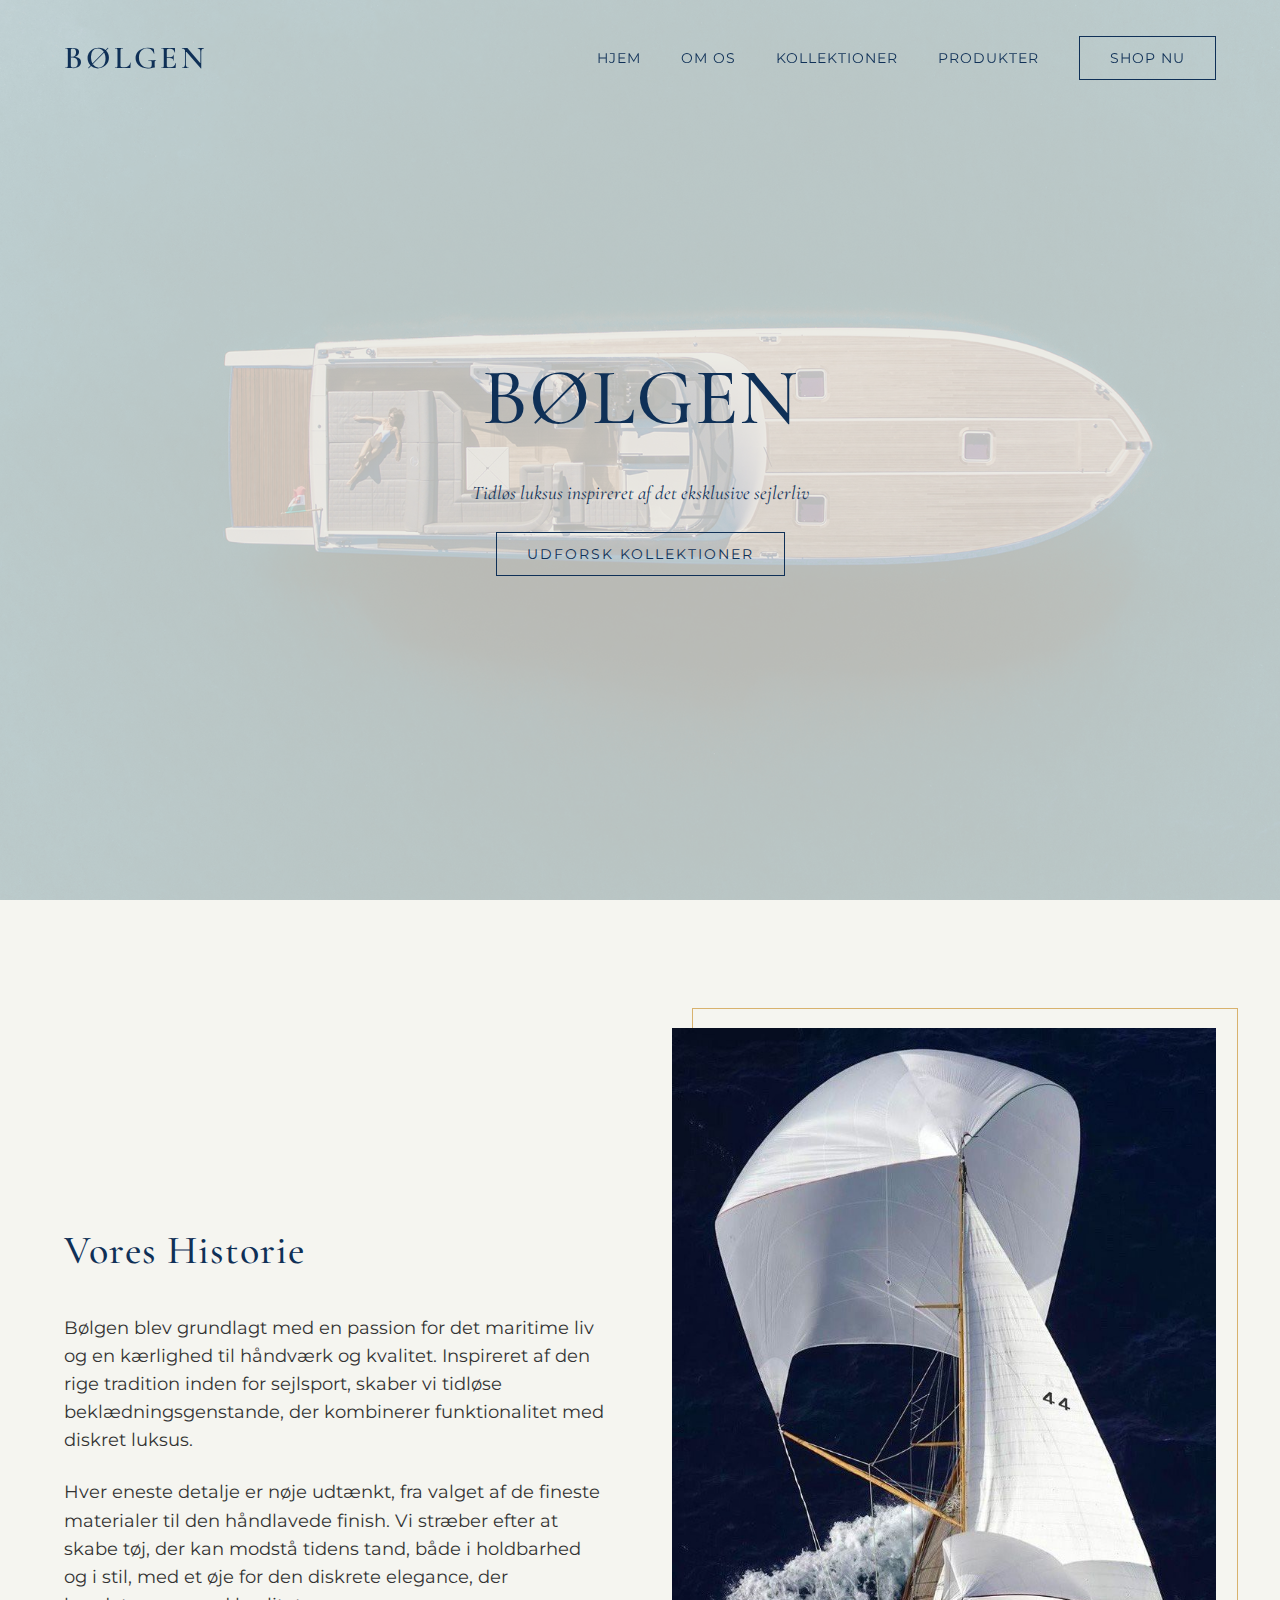
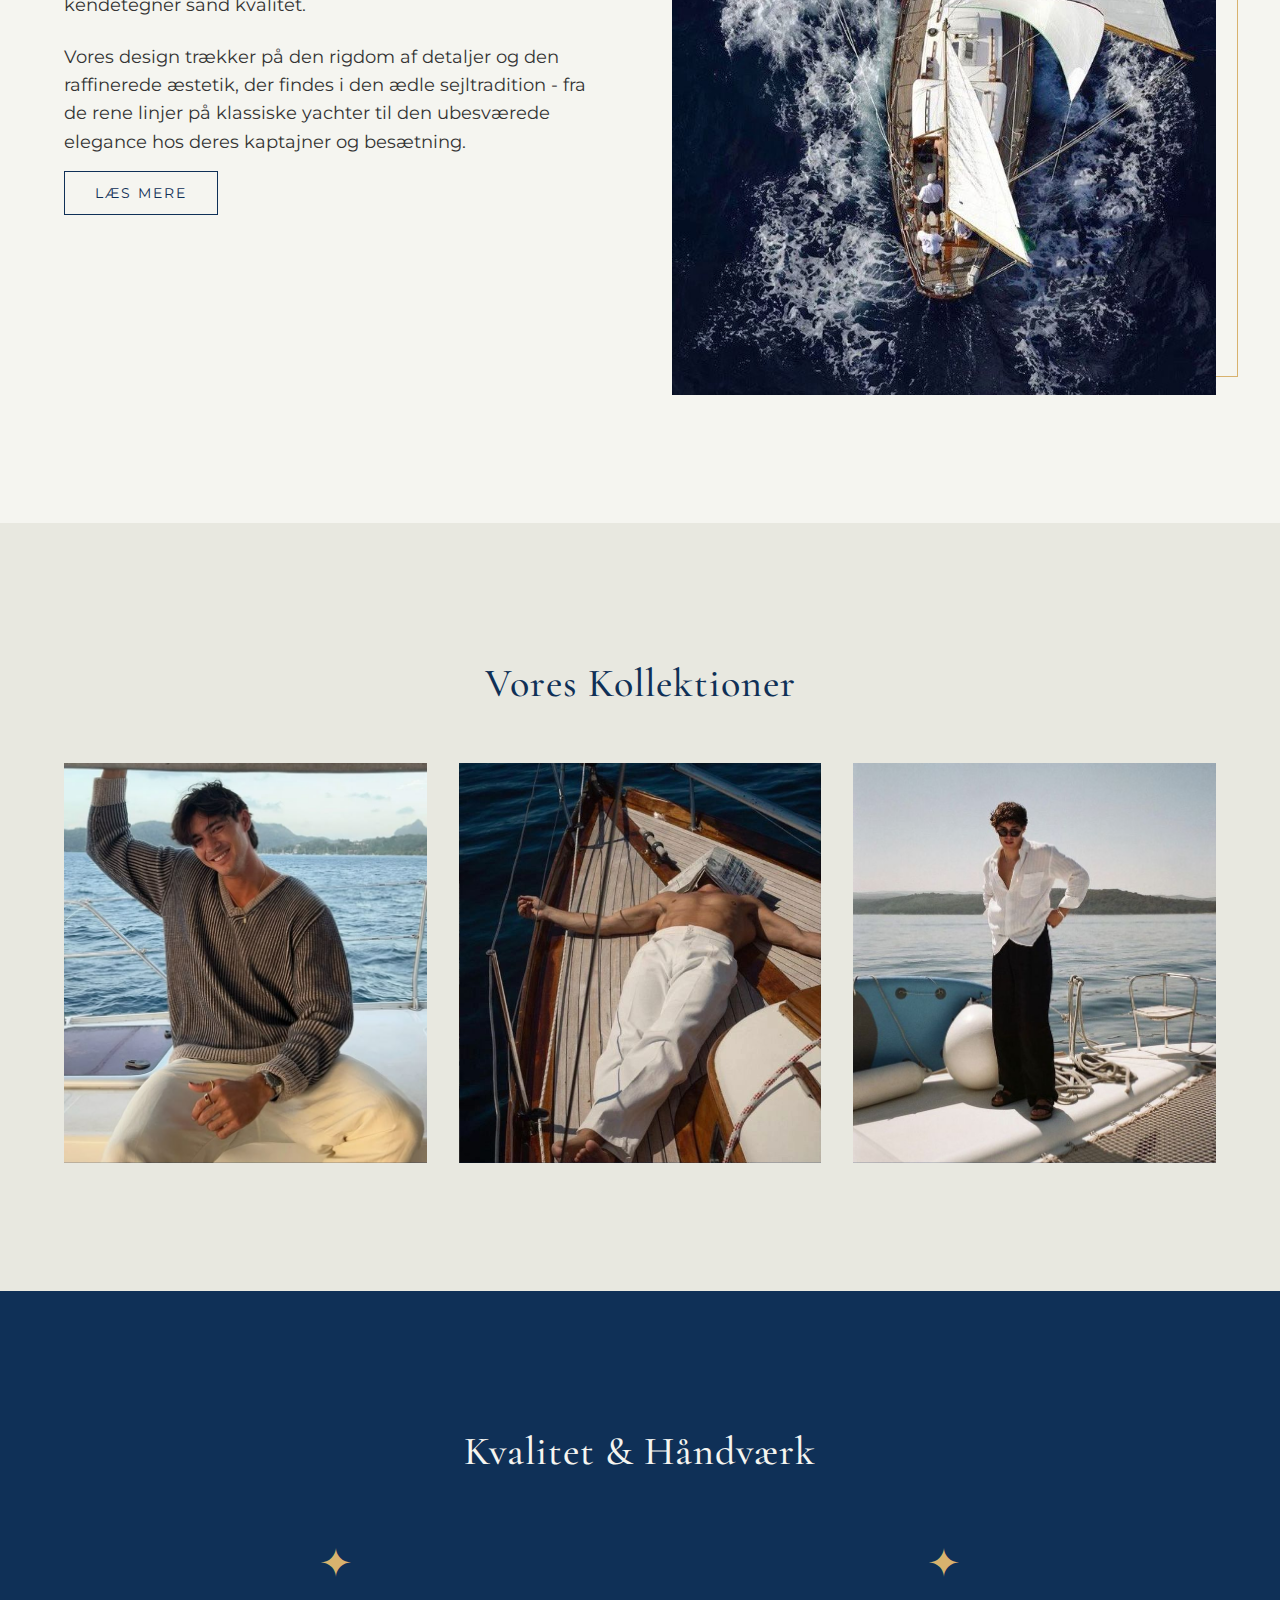
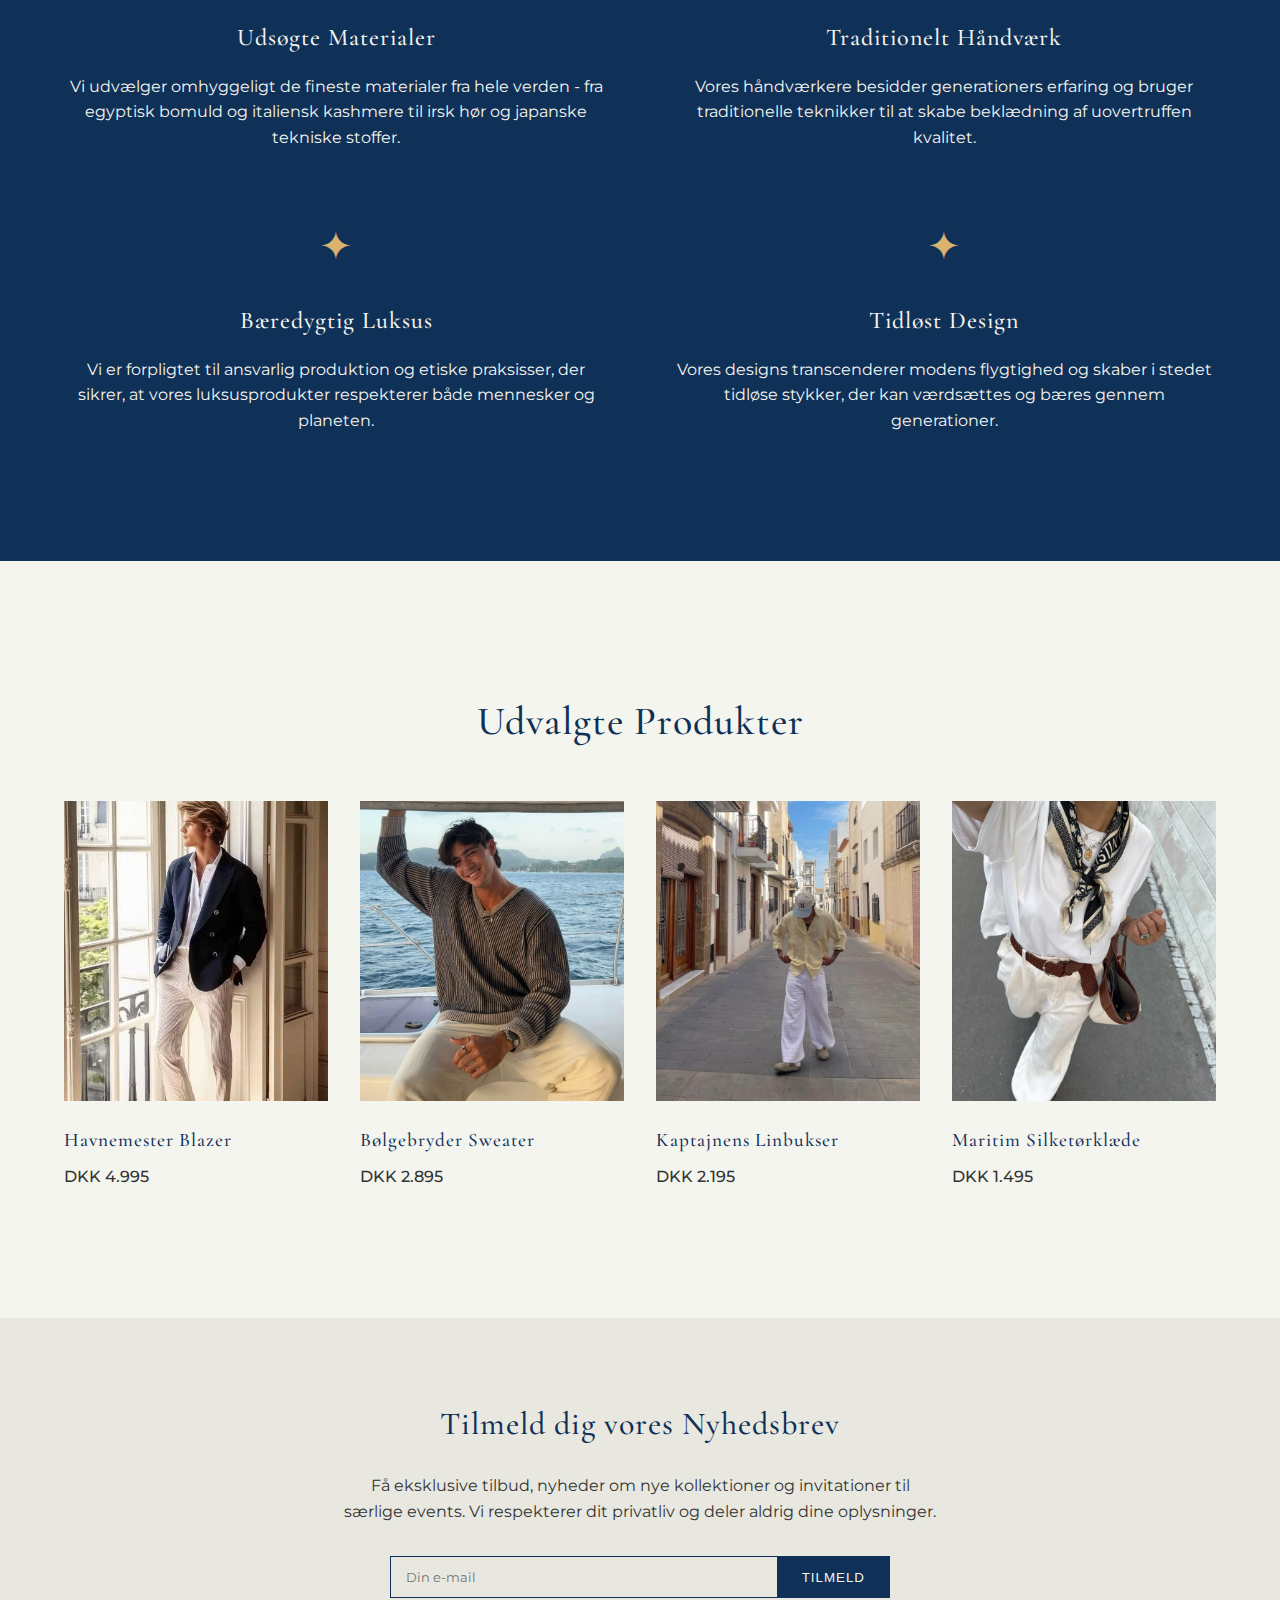
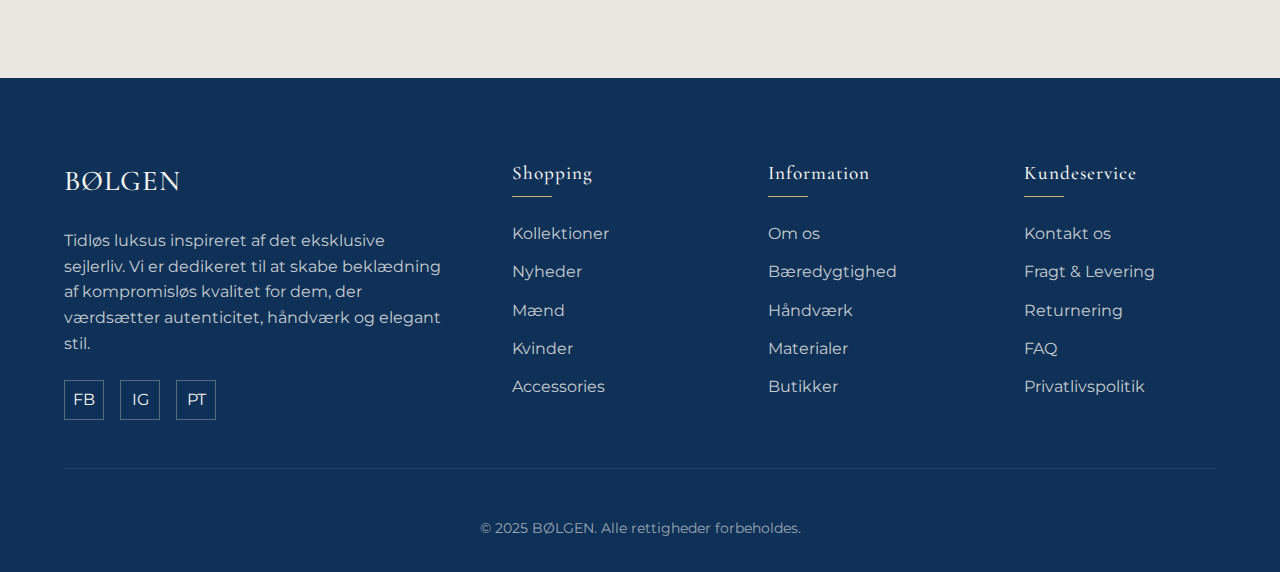
<file: index.html>
<!DOCTYPE html>
<html lang="da">
<head>
    <meta charset="UTF-8">
    <meta name="viewport" content="width=device-width, initial-scale=1.0">
    <title>BØLGEN | Tidløs Luksus</title>
    <!-- Font imports -->
    <link href="https://fonts.googleapis.com/css2?family=Cormorant+Garamond:wght@300;400;500;600&family=Montserrat:wght@300;400;500&display=swap" rel="stylesheet">
    <!-- Stylesheet -->
    <link rel="stylesheet" href="styles.css">
</head>
<body>
    <!-- Navigation -->
    <nav>
        <div class="container nav-container">
            <a href="#" class="logo">BØLGEN</a>
            <ul class="nav-links">
                <li><a href="#">Hjem</a></li>
                <li><a href="#about">Om os</a></li>
                <li><a href="#collections">Kollektioner</a></li>
                <li><a href="#featured">Produkter</a></li>
                <li><a href="#" class="btn">Shop nu</a></li>
            </ul>
            <div class="burger">
                <div class="line1"></div>
                <div class="line2"></div>
                <div class="line3"></div>
            </div>
        </div>
    </nav>

    <!-- Hero section -->
    <section class="hero">
        <div class="hero-bg">
            <img src="main-home.jpg" alt="Bølgen brand story">
        </div>
        <div class="hero-content">
            <h1>BØLGEN</h1>
            <p>Tidløs luksus inspireret af det eksklusive sejlerliv</p>
            <a href="#collections" class="btn">Udforsk kollektioner</a>
        </div>
    </section>

    <!-- About section -->
    <section class="about" id="about">
        <div class="container about-container">
            <div class="about-text">
                <h2>Vores Historie</h2>
                <p>Bølgen blev grundlagt med en passion for det maritime liv og en kærlighed til håndværk og kvalitet. Inspireret af den rige tradition inden for sejlsport, skaber vi tidløse beklædningsgenstande, der kombinerer funktionalitet med diskret luksus.</p>
                <p>Hver eneste detalje er nøje udtænkt, fra valget af de fineste materialer til den håndlavede finish. Vi stræber efter at skabe tøj, der kan modstå tidens tand, både i holdbarhed og i stil, med et øje for den diskrete elegance, der kendetegner sand kvalitet.</p>
                <p>Vores design trækker på den rigdom af detaljer og den raffinerede æstetik, der findes i den ædle sejltradition - fra de rene linjer på klassiske yachter til den ubesværede elegance hos deres kaptajner og besætning.</p>
                <a href="#" class="btn">Læs mere</a>
            </div>
            <div class="about-image">
                <img src="story.jpg" alt="Bølgen brand story">
            </div>
        </div>
    </section>

    <!-- Collections section -->
    <section class="collections" id="collections">
        <div class="container">
            <h2>Vores Kollektioner</h2>
            <div class="collection-grid">
                <div class="collection-item">
                    <div class="collection-image" style="background-image: url('trøje.jpg')"></div>
                    <div class="collection-overlay">
                        <h3>Klassisk Sejlkollektion</h3>
                        <p>Perfekt håndværk designet til livet på havet, med præmium vandtætte jakker, tailored sejlbukser og luksuriøse cashmere sweaters.</p>
                    </div>
                </div>
                <div class="collection-item">
                    <div class="collection-image" style="background-image: url('hoerbukser.jpg')"></div>
                    <div class="collection-overlay">
                        <h3>Resort-kollektion</h3>
                        <p>Sofistikeret afslappet luksus med lette linhør bukser, håndlavede silkestrik og skræddersyede blazere i premium materialer.</p>
                    </div>
                </div>
                <div class="collection-item">
                    <div class="collection-image" style="background-image: url('skjorte.jpg')"></div>
                    <div class="collection-overlay">
                        <h3>Accessories</h3>
                        <p>Perfekt til at fuldende dit look med håndlavede læderbælter, silketørklæder med nautiske mønstre og højkvalitetshatte.</p>
                    </div>
                </div>
            </div>
        </div>
    </section>

    <!-- Craftsmanship section -->
    <section class="craftsmanship">
        <div class="container">
            <h2>Kvalitet & Håndværk</h2>
            <div class="craftsmanship-grid">
                <div class="craftsmanship-item">
                    <div class="craftsmanship-icon">✦</div>
                    <h3>Udsøgte Materialer</h3>
                    <p>Vi udvælger omhyggeligt de fineste materialer fra hele verden - fra egyptisk bomuld og italiensk kashmere til irsk hør og japanske tekniske stoffer.</p>
                </div>
                <div class="craftsmanship-item">
                    <div class="craftsmanship-icon">✦</div>
                    <h3>Traditionelt Håndværk</h3>
                    <p>Vores håndværkere besidder generationers erfaring og bruger traditionelle teknikker til at skabe beklædning af uovertruffen kvalitet.</p>
                </div>
                <div class="craftsmanship-item">
                    <div class="craftsmanship-icon">✦</div>
                    <h3>Bæredygtig Luksus</h3>
                    <p>Vi er forpligtet til ansvarlig produktion og etiske praksisser, der sikrer, at vores luksusprodukter respekterer både mennesker og planeten.</p>
                </div>
                <div class="craftsmanship-item">
                    <div class="craftsmanship-icon">✦</div>
                    <h3>Tidløst Design</h3>
                    <p>Vores designs transcenderer modens flygtighed og skaber i stedet tidløse stykker, der kan værdsættes og bæres gennem generationer.</p>
                </div>
            </div>
        </div>
    </section>

    <!-- Featured products -->
    <section class="featured" id="featured">
        <div class="container">
            <h2>Udvalgte Produkter</h2>
            <div class="featured-grid">
                <div class="product-card">
                    <div class="product-image" style="background-image: url('blazer.jpg')"></div>
                    <div class="product-info">
                        <h3>Havnemester Blazer</h3>
                        <p class="product-price">DKK 4.995</p>
                    </div>
                </div>
                <div class="product-card">
                    <div class="product-image" style="background-image: url('trøje.jpg')"></div>
                    <div class="product-info">
                        <h3>Bølgebryder Sweater</h3>
                        <p class="product-price">DKK 2.895</p>
                    </div>
                </div>
                <div class="product-card">
                    <div class="product-image" style="background-image: url('linen.jpg')"></div>
                    <div class="product-info">
                        <h3>Kaptajnens Linbukser</h3>
                        <p class="product-price">DKK 2.195</p>
                    </div>
                </div>
                <div class="product-card">
                    <div class="product-image" style="background-image: url('scarf.jpg')"></div>
                    <div class="product-info">
                        <h3>Maritim Silketørklæde</h3>
                        <p class="product-price">DKK 1.495</p>
                    </div>
                </div>
            </div>
        </div>
    </section>

    <!-- Newsletter -->
    <section class="newsletter">
        <div class="container">
            <h2>Tilmeld dig vores Nyhedsbrev</h2>
            <p>Få eksklusive tilbud, nyheder om nye kollektioner og invitationer til særlige events. Vi respekterer dit privatliv og deler aldrig dine oplysninger.</p>
            <form class="newsletter-form">
                <input type="email" class="newsletter-input" placeholder="Din e-mail" required>
                <button type="submit" class="newsletter-btn">Tilmeld</button>
            </form>
        </div>
    </section>

    <!-- Footer -->
    <footer>
        <div class="container footer-container">
            <div class="footer-brand">
                <h3>BØLGEN</h3>
                <p>Tidløs luksus inspireret af det eksklusive sejlerliv. Vi er dedikeret til at skabe beklædning af kompromisløs kvalitet for dem, der værdsætter autenticitet, håndværk og elegant stil.</p>
                <div class="social-links">
                    <a href="#"><span>FB</span></a>
                    <a href="#"><span>IG</span></a>
                    <a href="#"><span>PT</span></a>
                </div>
            </div>
            
            <div class="footer-links">
                <h4>Shopping</h4>
                <ul>
                    <li><a href="#">Kollektioner</a></li>
                    <li><a href="#">Nyheder</a></li>
                    <li><a href="#">Mænd</a></li>
                    <li><a href="#">Kvinder</a></li>
                    <li><a href="#">Accessories</a></li>
                </ul>
            </div>
            
            <div class="footer-links">
                <h4>Information</h4>
                <ul>
                    <li><a href="#">Om os</a></li>
                    <li><a href="#">Bæredygtighed</a></li>
                    <li><a href="#">Håndværk</a></li>
                    <li><a href="#">Materialer</a></li>
                    <li><a href="#">Butikker</a></li>
                </ul>
            </div>
            
            <div class="footer-links">
                <h4>Kundeservice</h4>
                <ul>
                    <li><a href="#">Kontakt os</a></li>
                    <li><a href="#">Fragt & Levering</a></li>
                    <li><a href="#">Returnering</a></li>
                    <li><a href="#">FAQ</a></li>
                    <li><a href="#">Privatlivspolitik</a></li>
                </ul>
            </div>
        </div>
        
        <div class="container">
            <div class="copyright">
                &copy; 2025 BØLGEN. Alle rettigheder forbeholdes.
            </div>
        </div>
    </footer>

    <!-- JavaScript -->
    <script src="script.js"></script>
</body>
</html>
</file>
<file: styles.css>
/* Variables */
:root {
    --deep-navy: #0f3057;
    --maritime-blue: #00587a;
    --light-sand: #e8e8e0;
    --brass: #d8b26e;
    --sail-white: #f5f5f0;
    --text-dark: #333333;
    --text-light: #f5f5f0;
}

/* Base styles */
* {
    margin: 0;
    padding: 0;
    box-sizing: border-box;
}

body {
    font-family: 'Montserrat', sans-serif;
    color: var(--text-dark);
    background-color: var(--sail-white);
    line-height: 1.6;
}

h1, h2, h3, h4, h5 {
    font-family: 'Cormorant Garamond', serif;
    font-weight: 500;
    letter-spacing: 1px;
}

a {
    text-decoration: none;
    color: inherit;
}

img {
    max-width: 100%;
    height: auto;
}

.container {
    width: 90%;
    max-width: 1200px;
    margin: 0 auto;
}

/* Navigation */
nav {
    padding: 2rem 0;
    position: fixed;
    width: 100%;
    z-index: 100;
    transition: background-color 0.3s ease;
}

.nav-scroll {
    background-color: var(--sail-white);
    box-shadow: 0 2px 10px rgba(0, 0, 0, 0.1);
    padding: 1rem 0;
}

.nav-container {
    display: flex;
    justify-content: space-between;
    align-items: center;
}

.logo {
    font-family: 'Cormorant Garamond', serif;
    font-size: 2rem;
    font-weight: 600;
    color: var(--deep-navy);
    letter-spacing: 3px;
}

.nav-links {
    display: flex;
    list-style: none;
}

.nav-links li {
    margin-left: 2.5rem;
}

.nav-links a {
    font-size: 0.9rem;
    letter-spacing: 1px;
    text-transform: uppercase;
    color: var(--deep-navy);
    transition: color 0.3s ease;
}

.nav-links a:hover {
    color: var(--maritime-blue);
}

.burger {
    display: none;
    cursor: pointer;
}

.burger div {
    width: 25px;
    height: 2px;
    background-color: var(--deep-navy);
    margin: 5px;
    transition: all 0.3s ease;
}

/* Mobile menu animation */
@keyframes navLinkFade {
    from {
        opacity: 0;
        transform: translateX(50px);
    }
    to {
        opacity: 1;
        transform: translateX(0);
    }
}

/* Hero section */
.hero {
    height: 100vh;
    display: flex;
    flex-direction: column;
    justify-content: center;
    align-items: center;
    text-align: center;
    background-color: var(--light-sand);
    position: relative;
    overflow: hidden;
}

.hero-bg {
    position: absolute;
    top: 0;
    left: 0;
    width: 100%;
    height: 100%;
    opacity: 0.2;
    z-index: 0;
}

.hero-bg img {
    width: 100%;
    height: 100%;
    object-fit: cover;
    object-position: center;
}

.hero-content {
    position: relative;
    z-index: 1;
    max-width: 800px;
    padding: 0 2rem;
}

.hero h1 {
    font-size: 5rem;
    color: var(--deep-navy);
    margin-bottom: 1rem;
}

.hero p {
    font-size: 1.2rem;
    color: var(--deep-navy);
    margin-bottom: 2rem;
    font-family: 'Cormorant Garamond', serif;
    font-style: italic;
}

.btn {
    padding: 12px 30px;
    background: transparent;
    border: 1px solid var(--deep-navy);
    color: var(--deep-navy);
    font-size: 0.9rem;
    letter-spacing: 2px;
    text-transform: uppercase;
    transition: all 0.3s ease;
    cursor: pointer;
}

.btn:hover {
    background: var(--deep-navy);
    color: var(--sail-white);
}

/* About section */
.about {
    padding: 8rem 0;
    background-color: var(--sail-white);
}

.about-container {
    display: flex;
    align-items: center;
}

.about-text {
    flex: 1;
    padding-right: 4rem;
}

.about-text h2 {
    font-size: 2.5rem;
    margin-bottom: 2rem;
    color: var(--deep-navy);
}

.about-text p {
    margin-bottom: 1.5rem;
    font-size: 1.1rem;
    color: var(--text-dark);
}

.about-image {
    flex: 1;
    position: relative;
}

.about-image::before {
    content: "";
    position: absolute;
    top: -20px;
    left: 20px;
    width: 100%;
    height: 100%;
    border: 1px solid var(--brass);
    z-index: 0;
}

.about-image img {
    position: relative;
    z-index: 1;
    display: block;
}

/* Collections section */
.collections {
    padding: 8rem 0;
    background-color: var(--light-sand);
}

.collections h2 {
    text-align: center;
    font-size: 2.5rem;
    margin-bottom: 3rem;
    color: var(--deep-navy);
}

.collection-grid {
    display: grid;
    grid-template-columns: repeat(3, 1fr);
    gap: 2rem;
}

.collection-item {
    position: relative;
    overflow: hidden;
}

.collection-image {
    height: 400px;
    background-size: cover;
    background-position: center;
    transition: transform 0.5s ease;
}

.collection-item:hover .collection-image {
    transform: scale(1.05);
}

.collection-overlay {
    position: absolute;
    bottom: 0;
    left: 0;
    right: 0;
    background: rgba(15, 48, 87, 0.8);
    color: var(--text-light);
    padding: 1.5rem;
    transform: translateY(100%);
    transition: transform 0.3s ease;
}

.collection-item:hover .collection-overlay {
    transform: translateY(0);
}

.collection-overlay h3 {
    margin-bottom: 0.5rem;
    font-size: 1.5rem;
}

/* Craftsmanship section */
.craftsmanship {
    padding: 8rem 0;
    background-color: var(--deep-navy);
    color: var(--text-light);
}

.craftsmanship h2 {
    text-align: center;
    font-size: 2.5rem;
    margin-bottom: 3rem;
    color: var(--sail-white);
}

.craftsmanship-grid {
    display: grid;
    grid-template-columns: repeat(2, 1fr);
    gap: 4rem;
}

.craftsmanship-item {
    display: flex;
    flex-direction: column;
    align-items: center;
    text-align: center;
}

.craftsmanship-icon {
    font-size: 2.5rem;
    margin-bottom: 1.5rem;
    color: var(--brass);
}

.craftsmanship-item h3 {
    margin-bottom: 1rem;
    font-size: 1.5rem;
}

/* Featured products */
.featured {
    padding: 8rem 0;
    background-color: var(--sail-white);
}

.featured h2 {
    text-align: center;
    font-size: 2.5rem;
    margin-bottom: 3rem;
    color: var(--deep-navy);
}

.featured-grid {
    display: grid;
    grid-template-columns: repeat(4, 1fr);
    gap: 2rem;
}

.product-card {
    display: flex;
    flex-direction: column;
}

.product-image {
    height: 300px;
    background-size: cover;
    background-position: center;
    margin-bottom: 1.5rem;
}

.product-info h3 {
    font-size: 1.2rem;
    margin-bottom: 0.5rem;
    color: var(--deep-navy);
}

.product-price {
    color: var(--text-dark);
    font-weight: 500;
}

/* Newsletter */
.newsletter {
    padding: 5rem 0;
    background-color: var(--light-sand);
    text-align: center;
}

.newsletter h2 {
    font-size: 2rem;
    margin-bottom: 1.5rem;
    color: var(--deep-navy);
}

.newsletter p {
    max-width: 600px;
    margin: 0 auto 2rem;
    color: var(--text-dark);
}

.newsletter-form {
    display: flex;
    max-width: 500px;
    margin: 0 auto;
}

.newsletter-input {
    flex: 1;
    padding: 12px 15px;
    border: 1px solid var(--deep-navy);
    border-right: none;
    background: transparent;
    color: var(--text-dark);
    font-family: 'Montserrat', sans-serif;
}

.newsletter-btn {
    padding: 0 1.5rem;
    background: var(--deep-navy);
    border: 1px solid var(--deep-navy);
    color: var(--text-light);
    text-transform: uppercase;
    letter-spacing: 1px;
    cursor: pointer;
    transition: all 0.3s ease;
}

.newsletter-btn:hover {
    background: var(--maritime-blue);
    border-color: var(--maritime-blue);
}

/* Footer */
footer {
    padding: 5rem 0 2rem;
    background-color: var(--deep-navy);
    color: var(--text-light);
}

.footer-container {
    display: grid;
    grid-template-columns: 2fr 1fr 1fr 1fr;
    gap: 4rem;
}

.footer-brand h3 {
    font-size: 1.8rem;
    margin-bottom: 1.5rem;
}

.footer-brand p {
    margin-bottom: 1.5rem;
    color: rgba(245, 245, 240, 0.8);
}

.social-links {
    display: flex;
    gap: 1rem;
}

.social-links a {
    width: 40px;
    height: 40px;
    display: flex;
    align-items: center;
    justify-content: center;
    border: 1px solid rgba(245, 245, 240, 0.3);
    transition: all 0.3s ease;
}

.social-links a:hover {
    background-color: var(--brass);
    border-color: var(--brass);
}

.footer-links h4 {
    font-size: 1.2rem;
    margin-bottom: 1.5rem;
    position: relative;
    padding-bottom: 0.5rem;
}

.footer-links h4::after {
    content: "";
    position: absolute;
    bottom: 0;
    left: 0;
    width: 40px;
    height: 1px;
    background-color: var(--brass);
}

.footer-links ul {
    list-style: none;
}

.footer-links li {
    margin-bottom: 0.8rem;
}

.footer-links a {
    color: rgba(245, 245, 240, 0.8);
    transition: all 0.3s ease;
}

.footer-links a:hover {
    color: var(--brass);
}

.copyright {
    text-align: center;
    padding-top: 3rem;
    margin-top: 3rem;
    border-top: 1px solid rgba(245, 245, 240, 0.1);
    color: rgba(245, 245, 240, 0.6);
    font-size: 0.9rem;
}

/* Responsive styles */
@media screen and (max-width: 1024px) {
    .collection-grid,
    .featured-grid {
        grid-template-columns: repeat(2, 1fr);
    }
    
    .footer-container {
        grid-template-columns: 1fr 1fr;
        gap: 3rem;
    }
}

@media screen and (max-width: 768px) {
    .about-container {
        flex-direction: column;
    }
    
    .about-text {
        padding-right: 0;
        margin-bottom: 4rem;
    }
    
    .craftsmanship-grid {
        grid-template-columns: 1fr;
        gap: 3rem;
    }
    
    .nav-links {
        position: absolute;
        right: 0;
        top: 5rem;
        background-color: var(--sail-white);
        height: 0;
        overflow: hidden;
        flex-direction: column;
        align-items: center;
        justify-content: space-around;
        width: 50%;
        transition: height 0.5s ease;
        box-shadow: 0 10px 20px rgba(0, 0, 0, 0.1);
    }
    
    .nav-active {
        height: 300px;
    }
    
    .nav-links li {
        margin-left: 0;
        opacity: 0;
    }
    
    .burger {
        display: block;
    }
    
    .toggle .line1 {
        transform: rotate(-45deg) translate(-5px, 6px);
    }
    
    .toggle .line2 {
        opacity: 0;
    }
    
    .toggle .line3 {
        transform: rotate(45deg) translate(-5px, -6px);
    }
}

@media screen and (max-width: 480px) {
    .collection-grid,
    .featured-grid,
    .footer-container {
        grid-template-columns: 1fr;
    }
    
    .hero h1 {
        font-size: 3rem;
    }
    
    .newsletter-form {
        flex-direction: column;
    }
    
    .newsletter-input {
        margin-bottom: 1rem;
        border-right: 1px solid var(--deep-navy);
    }
}
</file>
